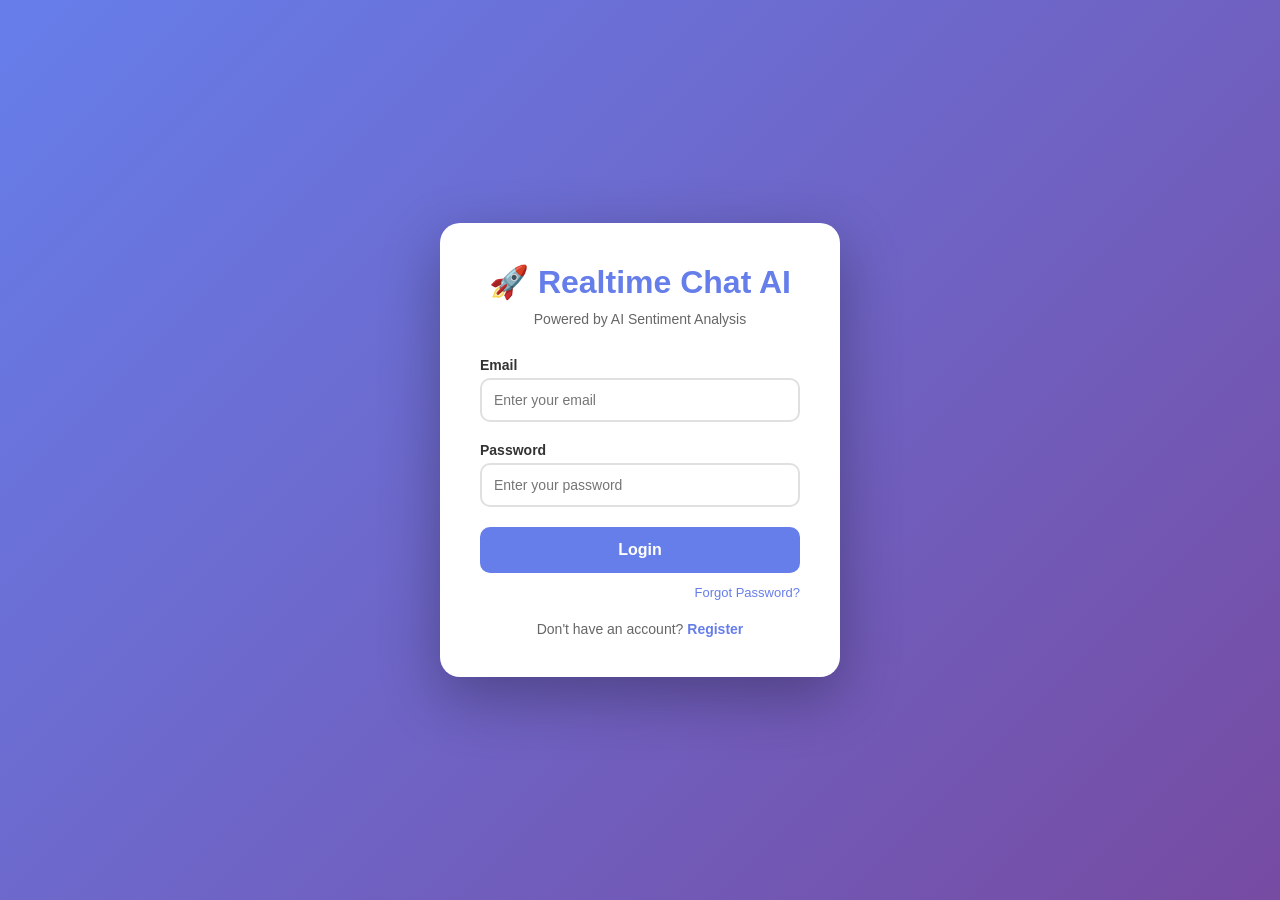
<file: frontend/index.html>
<!-- frontend/index.html -->
<!DOCTYPE html>
<html lang="en">
<head>
    <meta charset="UTF-8">
    <meta name="viewport" content="width=device-width, initial-scale=1.0">
    <title>Realtime Chat AI</title>
    <link rel="stylesheet" href="styles.css">
</head>
<body>
    <!-- Auth Container -->
    <div id="authContainer" class="auth-container">
        <h1>🚀 Realtime Chat AI</h1>
        <p class="tagline">Powered by AI Sentiment Analysis</p>
        <div id="authError" class="error-message" style="display: none;"></div>
        
        <!-- Login Form -->
        <div id="loginForm">
            <div class="form-group">
                <label>Email</label>
                <input type="email" id="loginEmail" placeholder="Enter your email" autocomplete="email">
            </div>
            <div class="form-group">
                <label>Password</label>
                <input type="password" id="loginPassword" placeholder="Enter your password" autocomplete="current-password">
            </div>
            <button class="auth-btn" onclick="app.login()">Login</button>
            
            <div class="forgot-password-link">
                <a href="forgot-password.html">Forgot Password?</a>
            </div>

            <div class="auth-switch">
                Don't have an account? <a href="#" onclick="app.showRegister()">Register</a>
            </div>
        </div>

        <!-- Register Form -->
        <div id="registerForm" style="display: none;">
            <div class="form-group">
                <label>Email</label>
                <input type="email" id="registerEmail" placeholder="Enter your email" autocomplete="email">
            </div>
            <div class="form-group">
                <label>Username</label>
                <input type="text" id="registerUsername" placeholder="Choose a username" autocomplete="username">
            </div>
            <div class="form-group">
                <label>Full Name</label>
                <input type="text" id="registerFullName" placeholder="Enter your full name" autocomplete="name">
            </div>
            <div class="form-group">
                <label>Password</label>
                <input type="password" id="registerPassword" placeholder="Choose a password (min 8 chars)" autocomplete="new-password">
            </div>
            <button class="auth-btn" onclick="app.register()">Register</button>
            <div class="auth-switch">
                Already have an account? <a href="#" onclick="app.showLogin()">Login</a>
            </div>
        </div>
    </div>

    <!-- Chat Container -->
    <div id="chatContainer" class="container" style="display: none;">
        <!-- Sidebar -->
        <div class="sidebar">
            <div class="sidebar-header">
                <h2>My Chats</h2>
                <div class="user-info" id="userInfo"></div>
                <button class="admin-link-btn" onclick="app.openAdminDashboard()">📊 Analytics</button>
                <button class="admin-link-btn" style="background: #dc3545; margin-top: 5px;" onclick="app.logout()">🚪 Logout</button>
            </div>
            <button class="new-chat-btn" onclick="app.showNewChatModal()">+ New Chat</button>
            <div class="chat-list" id="chatList">
                <div class="loading">Loading chats...</div>
            </div>
        </div>

        <!-- Main Chat -->
        <div class="main-chat">
            <div class="chat-header">
                <h3 id="chatTitle">Select a chat to start messaging</h3>
                <div class="chat-status" id="chatStatus"></div>
            </div>
            <div class="messages-container" id="messagesContainer">
                <div class="welcome-message">
                    <h2>👋 Welcome to Realtime Chat AI</h2>
                    <p>Your messages are analyzed with AI sentiment detection</p>
                    <p class="small">Select or create a chat to get started</p>
                </div>
            </div>
            <div class="message-input-container">
                <input 
                    type="text" 
                    class="message-input" 
                    id="messageInput" 
                    placeholder="Type a message..."
                    disabled
                >
                <button class="send-btn" id="sendBtn" onclick="app.sendMessage()" disabled>Send</button>
            </div>
        </div>
    </div>

    <!-- New Chat Modal -->
    <div id="newChatModal" class="modal">
        <div class="modal-content">
            <h3>Start New Chat</h3>
            <div class="form-group">
                <label>Chat Type</label>
                <select id="chatType" onchange="app.toggleGroupFields()">
                    <option value="one-to-one">One-to-One</option>
                    <option value="group">Group Chat</option>
                </select>
            </div>
            <div class="form-group" id="groupNameField" style="display: none;">
                <label>Group Name</label>
                <input type="text" id="groupName" placeholder="Enter group name">
            </div>
            <div class="form-group">
                <label>Participant User ID</label>
                <input type="text" id="participantId" placeholder="Enter participant's user ID">
                <small>Ask the other user for their User ID</small>
            </div>
            <div class="modal-actions">
                <button class="auth-btn" onclick="app.createNewChat()">Create</button>
                <button class="auth-btn cancel-btn" onclick="app.closeNewChatModal()">Cancel</button>
            </div>
        </div>
    </div>

    <!-- Group Management Modal -->
    <div id="groupManagementModal" class="modal">
        <div class="modal-content" style="max-width: 600px;">
            <h3>⚙️ Manage Group</h3>
            
            <!-- Edit Group Name -->
            <div class="management-section">
                <h4>Group Name</h4>
                <div style="display: flex; gap: 10px; margin-bottom: 10px;">
                    <input type="text" id="editGroupName" placeholder="Enter new group name" style="flex: 1; padding: 10px; border: 2px solid #e0e0e0; border-radius: 8px;">
                    <button class="auth-btn" style="width: auto;" onclick="app.updateGroupName()">Update</button>
                </div>
            </div>
            
            <!-- Add Participants -->
            <div class="management-section">
                <h4>Add Participant</h4>
                <div style="display: flex; gap: 10px; margin-bottom: 10px;">
                    <input type="text" id="addParticipantId" placeholder="Enter user ID" style="flex: 1; padding: 10px; border: 2px solid #e0e0e0; border-radius: 8px;">
                    <button class="auth-btn" style="width: auto;" onclick="app.addParticipantToGroup()">Add</button>
                </div>
            </div>
            
            <!-- Participants List -->
            <div class="management-section" style="border-bottom: none;">
                <h4>Participants</h4>
                <div id="participantsList" class="participants-list">
                    <div class="loading">Loading...</div>
                </div>
            </div>
            
            <div class="modal-actions">
                <button class="auth-btn cancel-btn" onclick="app.closeGroupManagementModal()">Close</button>
            </div>
        </div>
    </div>


        <!--  Load config.js  -->

    <script src="config.js"></script>
    <script src="app.js"></script>
</body>
</html>
</file>
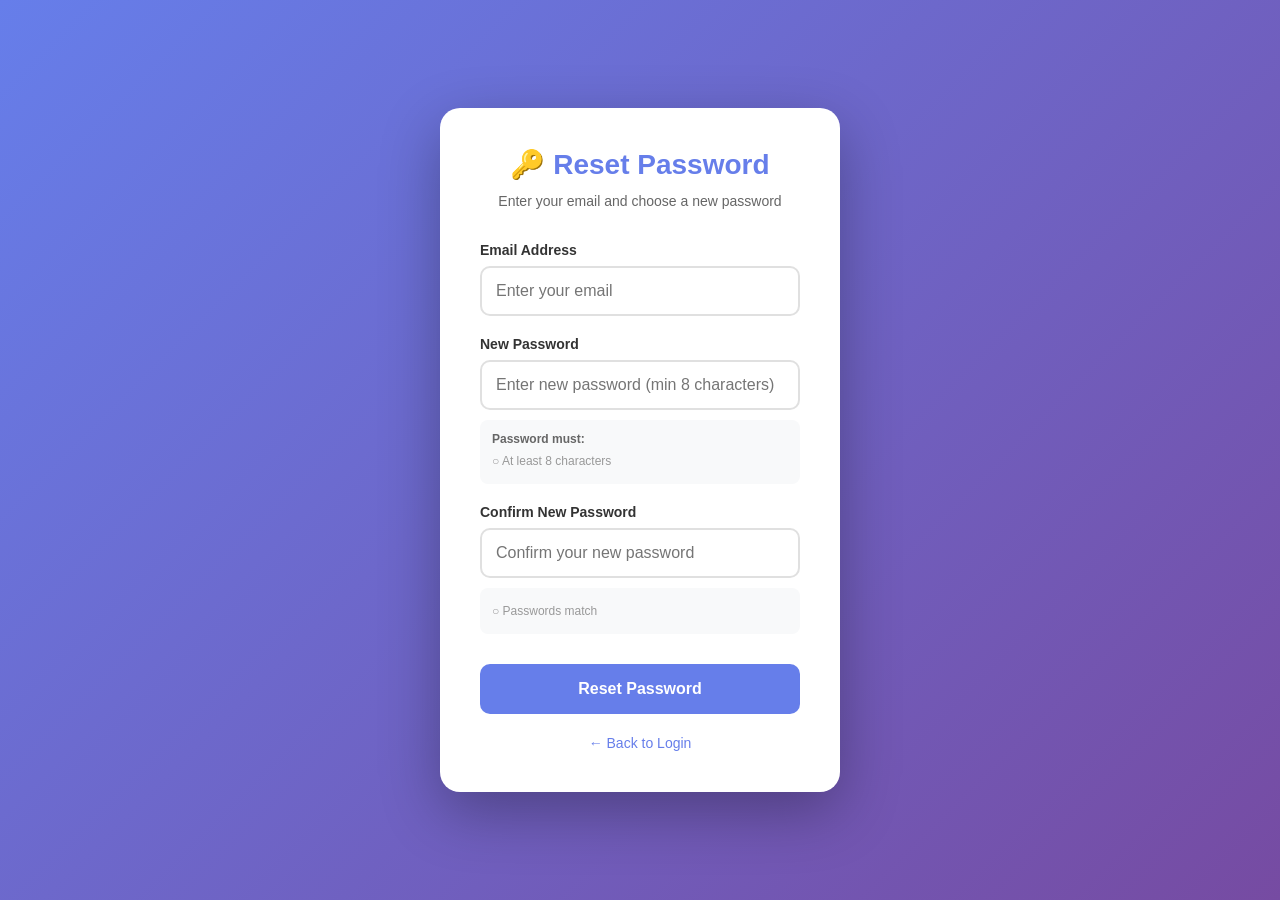
<file: frontend/forgot-password.html>
<!DOCTYPE html>
<html lang="en">
<head>
    <meta charset="UTF-8">
    <meta name="viewport" content="width=device-width, initial-scale=1.0, maximum-scale=1.0, user-scalable=no">
    <title>Reset Password - Realtime Chat AI</title>
    <style>
        * {
            margin: 0;
            padding: 0;
            box-sizing: border-box;
        }

        body {
            font-family: -apple-system, BlinkMacSystemFont, 'Segoe UI', Roboto, Oxygen, Ubuntu, Cantarell, sans-serif;
            background: linear-gradient(135deg, #667eea 0%, #764ba2 100%);
            min-height: 100vh;
            display: flex;
            justify-content: center;
            align-items: center;
            padding: 20px;
        }

        .reset-container {
            background: white;
            padding: 40px;
            border-radius: 20px;
            box-shadow: 0 20px 60px rgba(0,0,0,0.3);
            width: 100%;
            max-width: 400px;
        }

        h1 {
            color: #667eea;
            margin-bottom: 10px;
            text-align: center;
            font-size: 28px;
        }

        .subtitle {
            text-align: center;
            color: #666;
            font-size: 14px;
            margin-bottom: 30px;
            line-height: 1.5;
        }

        .form-group {
            margin-bottom: 20px;
        }

        .form-group label {
            display: block;
            margin-bottom: 8px;
            color: #333;
            font-weight: 600;
            font-size: 14px;
        }

        .form-group input {
            width: 100%;
            padding: 14px;
            border: 2px solid #e0e0e0;
            border-radius: 10px;
            font-size: 16px;
            outline: none;
            transition: border-color 0.2s;
        }

        .form-group input:focus {
            border-color: #667eea;
        }

        .password-requirements {
            background: #f8f9fa;
            padding: 12px;
            border-radius: 8px;
            margin-top: 10px;
            font-size: 12px;
        }

        .password-requirements p {
            color: #666;
            margin-bottom: 8px;
            font-weight: 600;
        }

        .requirement {
            color: #999;
            margin: 4px 0;
        }

        .requirement.valid {
            color: #28a745;
        }

        .requirement::before {
            content: "○ ";
        }

        .requirement.valid::before {
            content: "✓ ";
            font-weight: bold;
        }

        .reset-btn {
            width: 100%;
            padding: 16px;
            background: #667eea;
            color: white;
            border: none;
            border-radius: 10px;
            cursor: pointer;
            font-weight: 600;
            font-size: 16px;
            transition: background 0.2s;
            margin-top: 10px;
        }

        .reset-btn:hover:not(:disabled) {
            background: #5568d3;
        }

        .reset-btn:disabled {
            background: #ccc;
            cursor: not-allowed;
        }

        .back-link {
            text-align: center;
            margin-top: 20px;
        }

        .back-link a {
            color: #667eea;
            text-decoration: none;
            font-size: 14px;
        }

        .back-link a:hover {
            text-decoration: underline;
        }

        .message {
            padding: 12px;
            border-radius: 8px;
            margin-bottom: 20px;
            font-size: 14px;
            display: none;
        }

        .message.success {
            background: #d4edda;
            color: #155724;
            border: 1px solid #c3e6cb;
        }

        .message.error {
            background: #f8d7da;
            color: #721c24;
            border: 1px solid #f5c6cb;
        }

        @media (max-width: 480px) {
            .reset-container {
                padding: 30px 20px;
            }

            h1 {
                font-size: 24px;
            }
        }
    </style>
</head>
<body>
    <div class="reset-container">
        <h1>🔑 Reset Password</h1>
        <p class="subtitle">Enter your email and choose a new password</p>

        <div id="message" class="message"></div>

        <form id="resetForm">
            <div class="form-group">
                <label for="email">Email Address</label>
                <input 
                    type="email" 
                    id="email" 
                    placeholder="Enter your email" 
                    required
                    autocomplete="email"
                >
            </div>

            <div class="form-group">
                <label for="newPassword">New Password</label>
                <input 
                    type="password" 
                    id="newPassword" 
                    placeholder="Enter new password (min 8 characters)" 
                    required
                    autocomplete="new-password"
                    minlength="8"
                >
                <div class="password-requirements">
                    <p>Password must:</p>
                    <div class="requirement" id="req-length">At least 8 characters</div>
                </div>
            </div>

            <div class="form-group">
                <label for="confirmPassword">Confirm New Password</label>
                <input 
                    type="password" 
                    id="confirmPassword" 
                    placeholder="Confirm your new password" 
                    required
                    autocomplete="new-password"
                >
                <div class="password-requirements">
                    <div class="requirement" id="req-match">Passwords match</div>
                </div>
            </div>

            <button type="submit" class="reset-btn" id="resetBtn">
                Reset Password
            </button>
        </form>

        <div class="back-link">
            <a href="index.html">← Back to Login</a>
        </div>
    </div>

    <script src="config.js"></script>
    <script>
        const messageDiv = document.getElementById('message');
        const resetForm = document.getElementById('resetForm');
        const emailInput = document.getElementById('email');
        const newPasswordInput = document.getElementById('newPassword');
        const confirmPasswordInput = document.getElementById('confirmPassword');
        const resetBtn = document.getElementById('resetBtn');

        // Password validation
        function validatePassword() {
            const password = newPasswordInput.value;
            const confirmPassword = confirmPasswordInput.value;

            // Check length
            const lengthReq = document.getElementById('req-length');
            if (password.length >= 8) {
                lengthReq.classList.add('valid');
            } else {
                lengthReq.classList.remove('valid');
            }

            // Check match
            const matchReq = document.getElementById('req-match');
            if (password && confirmPassword && password === confirmPassword) {
                matchReq.classList.add('valid');
            } else {
                matchReq.classList.remove('valid');
            }

            // Enable/disable button
            const isValid = password.length >= 8 && password === confirmPassword;
            resetBtn.disabled = !isValid;
        }

        newPasswordInput.addEventListener('input', validatePassword);
        confirmPasswordInput.addEventListener('input', validatePassword);

        // Handle form submission
        resetForm.addEventListener('submit', async (e) => {
            e.preventDefault();

            const email = emailInput.value.trim();
            const newPassword = newPasswordInput.value;
            const confirmPassword = confirmPasswordInput.value;

            // Validate
            if (newPassword.length < 8) {
                showMessage('Password must be at least 8 characters', 'error');
                return;
            }

            if (newPassword !== confirmPassword) {
                showMessage('Passwords do not match', 'error');
                return;
            }

            // Disable button
            resetBtn.disabled = true;
            resetBtn.textContent = 'Resetting...';

            try {
                const response = await fetch(`${config.API_URL}/auth/reset-password-simple`, {
                    method: 'POST',
                    headers: {
                        'Content-Type': 'application/json'
                    },
                    body: JSON.stringify({
                        email: email,
                        new_password: newPassword
                    })
                });

                const data = await response.json();

                if (response.ok) {
                    showMessage('✅ ' + data.message, 'success');
                    resetForm.reset();
                    
                    // Redirect to login after 2 seconds
                    setTimeout(() => {
                        window.location.href = 'index.html';
                    }, 2000);
                } else {
                    showMessage(data.detail || 'Failed to reset password', 'error');
                    resetBtn.disabled = false;
                    resetBtn.textContent = 'Reset Password';
                }
            } catch (error) {
                console.error('Error:', error);
                showMessage('Network error. Please try again.', 'error');
                resetBtn.disabled = false;
                resetBtn.textContent = 'Reset Password';
            }
        });

        function showMessage(text, type) {
            messageDiv.textContent = text;
            messageDiv.className = `message ${type}`;
            messageDiv.style.display = 'block';

            if (type === 'error') {
                setTimeout(() => {
                    messageDiv.style.display = 'none';
                }, 5000);
            }
        }
    </script>
</body>
</html>
</file>
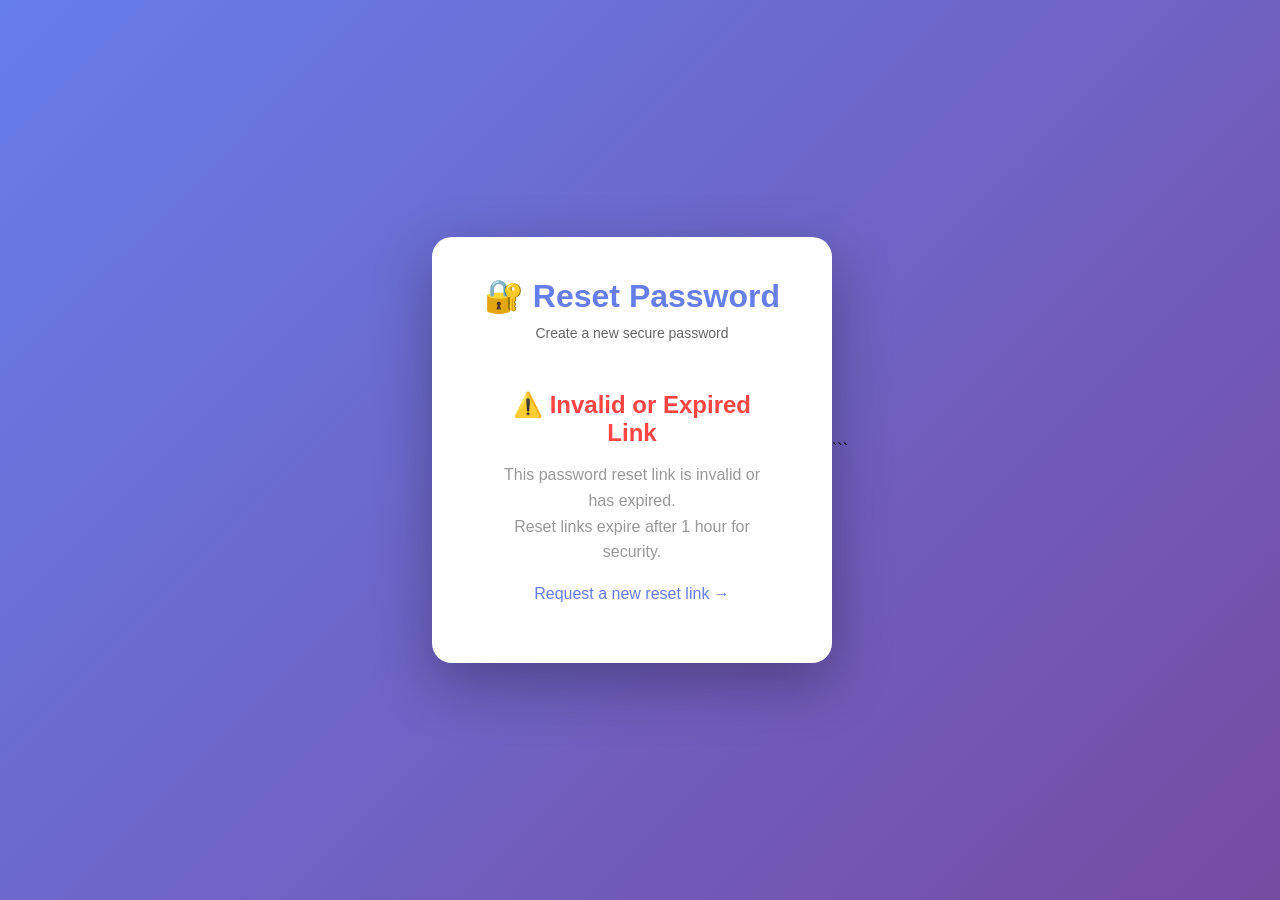
<file: frontend/reset-password.html>
<!DOCTYPE html>
<html lang="en">
<head>
    <meta charset="UTF-8">
    <meta name="viewport" content="width=device-width, initial-scale=1.0">
    <title>Reset Password - Realtime Chat AI</title>
    <link rel="stylesheet" href="styles.css">
</head>
<body>
    <div class="auth-container">
        <h1>🔐 Reset Password</h1>
        <p class="tagline">Create a new secure password</p>
        
        <div id="authError" class="error-message" style="display: none;"></div>
        <div id="authSuccess" class="success-message" style="display: none;"></div>
        
        <div id="invalidToken" class="invalid-token" style="display: none;">
            <h2>⚠️ Invalid or Expired Link</h2>
            <p>This password reset link is invalid or has expired.<br>Reset links expire after 1 hour for security.</p>
            <a href="forgot-password.html">Request a new reset link →</a>
        </div>
        
        <div id="resetForm">
            <div class="form-group">
                <label>New Password</label>
                <input type="password" id="newPassword" placeholder="Enter new password" minlength="8">
            </div>
            
            <div class="form-group">
                <label>Confirm Password</label>
                <input type="password" id="confirmPassword" placeholder="Confirm new password" minlength="8">
            </div>
            
            <div class="password-requirements">
                <p>Password must contain:</p>
                <div id="req-length" class="requirement">At least 8 characters</div>
                <div id="req-match" class="requirement">Passwords match</div>
            </div>
            
            <button class="auth-btn" onclick="resetPassword()">Reset Password</button>
        </div>
    </div>
    <script src="config.js"></script>
    <script>
        const API_URL = config.API_URL;

        // Get token from URL
        const urlParams = new URLSearchParams(window.location.search);
        const token = urlParams.get('token');

        // Check if token exists
        if (!token) {
            document.getElementById('resetForm').style.display = 'none';
            document.getElementById('invalidToken').style.display = 'block';
        }

        // Password validation
        const newPassword = document.getElementById('newPassword');
        const confirmPassword = document.getElementById('confirmPassword');

        function validatePassword() {
            const password = newPassword.value;
            const confirm = confirmPassword.value;

            // Check length
            if (password.length >= 8) {
                document.getElementById('req-length').classList.add('valid');
            } else {
                document.getElementById('req-length').classList.remove('valid');
            }

            // Check match
            if (password && confirm && password === confirm) {
                document.getElementById('req-match').classList.add('valid');
            } else {
                document.getElementById('req-match').classList.remove('valid');
            }
        }

        newPassword.addEventListener('input', validatePassword);
        confirmPassword.addEventListener('input', validatePassword);

        // Reset password function
        async function resetPassword() {
            const password = newPassword.value;
            const confirm = confirmPassword.value;
            const errorDiv = document.getElementById('authError');
            const successDiv = document.getElementById('authSuccess');
            const btn = event.target;

            // Validate
            if (password.length < 8) {
                errorDiv.textContent = 'Password must be at least 8 characters';
                errorDiv.style.display = 'block';
                return;
            }

            if (password !== confirm) {
                errorDiv.textContent = 'Passwords do not match';
                errorDiv.style.display = 'block';
                return;
            }

            btn.disabled = true;
            btn.textContent = 'Resetting...';
            errorDiv.style.display = 'none';
            successDiv.style.display = 'none';

            try {
                const response = await fetch(`${API_URL}/auth/reset-password`, {
                    method: 'POST',
                    headers: {
                        'Content-Type': 'application/json',
                    },
                    body: JSON.stringify({ 
                        token: token,
                        new_password: password 
                    })
                });

                const data = await response.json();

                if (response.ok) {
                    successDiv.innerHTML = `✅ ${data.message}<br><br>Redirecting to login...`;
                    successDiv.style.display = 'block';
                    document.getElementById('resetForm').style.display = 'none';

                    // Redirect after 3 seconds
                    setTimeout(() => {
                        window.location.href = 'index.html';
                    }, 3000);
                } else {
                    if (data.detail.includes('Invalid') || data.detail.includes('expired')) {
                        document.getElementById('resetForm').style.display = 'none';
                        document.getElementById('invalidToken').style.display = 'block';
                    } else {
                        errorDiv.textContent = data.detail || 'Failed to reset password';
                        errorDiv.style.display = 'block';
                    }
                }
            } catch (error) {
                errorDiv.textContent = 'Network error. Please try again.';
                errorDiv.style.display = 'block';
            } finally {
                btn.disabled = false;
                btn.textContent = 'Reset Password';
            }
        }
    </script>
</body>
</html>
```
</file>
<file: frontend/styles.css>
/* frontend/styles.css */
* {
    margin: 0;
    padding: 0;
    box-sizing: border-box;
}

body {
    font-family: -apple-system, BlinkMacSystemFont, 'Segoe UI', Roboto, Oxygen, Ubuntu, Cantarell, sans-serif;
    background: linear-gradient(135deg, #667eea 0%, #764ba2 100%);
    min-height: 100vh;
    display: flex;
    justify-content: center;
    align-items: center;
    padding: 20px;
}

/* Auth Container */
.auth-container {
    background: white;
    padding: 40px;
    border-radius: 20px;
    box-shadow: 0 20px 60px rgba(0,0,0,0.3);
    width: 100%;
    max-width: 400px;
}

.auth-container h1 {
    color: #667eea;
    margin-bottom: 10px;
    text-align: center;
}

.tagline {
    text-align: center;
    color: #666;
    font-size: 14px;
    margin-bottom: 30px;
}

.form-group {
    margin-bottom: 20px;
}

.form-group label {
    display: block;
    margin-bottom: 5px;
    color: #333;
    font-weight: 600;
    font-size: 14px;
}

.form-group input,
.form-group select {
    width: 100%;
    padding: 12px;
    border: 2px solid #e0e0e0;
    border-radius: 10px;
    font-size: 14px;
    outline: none;
    transition: border-color 0.2s;
}

.form-group input:focus,
.form-group select:focus {
    border-color: #667eea;
}

.form-group small {
    display: block;
    margin-top: 5px;
    font-size: 12px;
    color: #999;
}

.auth-btn {
    width: 100%;
    padding: 14px;
    background: #667eea;
    color: white;
    border: none;
    border-radius: 10px;
    cursor: pointer;
    font-weight: 600;
    font-size: 16px;
    transition: background 0.2s;
}

.auth-btn:hover {
    background: #5568d3;
}

.auth-btn:disabled {
    background: #ccc;
    cursor: not-allowed;
}

.cancel-btn {
    background: #6c757d;
}

.cancel-btn:hover {
    background: #5a6268;
}

.auth-switch {
    text-align: center;
    margin-top: 20px;
    color: #666;
    font-size: 14px;
}

.auth-switch a {
    color: #667eea;
    text-decoration: none;
    font-weight: 600;
}

.error-message {
    background: #fee;
    color: #c33;
    padding: 10px;
    border-radius: 10px;
    margin-bottom: 20px;
    text-align: center;
    font-size: 14px;
}

/* Chat Container */
.container {
    background: white;
    border-radius: 20px;
    box-shadow: 0 20px 60px rgba(0,0,0,0.3);
    width: 100%;
    max-width: 1400px;
    height: 90vh;
    display: flex;
    overflow: hidden;
}

/* Sidebar */
.sidebar {
    width: 320px;
    background: #f8f9fa;
    border-right: 1px solid #e0e0e0;
    display: flex;
    flex-direction: column;
}

.sidebar-header {
    padding: 20px;
    border-bottom: 1px solid #e0e0e0;
}

.sidebar-header h2 {
    color: #667eea;
    font-size: 20px;
    margin-bottom: 8px;
}

.user-info {
    font-size: 12px;
    color: #666;
    margin-bottom: 10px;
}

.admin-link-btn {
    width: 100%;
    padding: 8px;
    background: #28a745;
    color: white;
    border: none;
    border-radius: 8px;
    cursor: pointer;
    font-size: 13px;
    font-weight: 600;
    transition: background 0.2s;
}

.admin-link-btn:hover {
    background: #218838;
}

.new-chat-btn {
    margin: 15px;
    padding: 12px;
    background: #667eea;
    color: white;
    border: none;
    border-radius: 10px;
    cursor: pointer;
    font-weight: 600;
    transition: background 0.2s;
}

.new-chat-btn:hover {
    background: #5568d3;
}

.chat-list {
    flex: 1;
    overflow-y: auto;
    padding: 10px;
}

.loading {
    text-align: center;
    padding: 20px;
    color: #999;
    font-size: 14px;
}

.chat-item {
    padding: 15px;
    margin-bottom: 8px;
    border-radius: 10px;
    cursor: pointer;
    transition: all 0.2s;
    background: white;
    border: 2px solid transparent;
}

.chat-item:hover {
    border-color: #667eea;
    transform: translateX(3px);
}

.chat-item.active {
    background: #667eea;
    color: white;
}

.chat-name {
    font-weight: 600;
    margin-bottom: 5px;
    font-size: 15px;
}

.chat-preview {
    font-size: 12px;
    color: #999;
    overflow: hidden;
    text-overflow: ellipsis;
    white-space: nowrap;
}

.chat-item.active .chat-preview {
    color: rgba(255,255,255,0.8);
}

/* Main Chat */
.main-chat {
    flex: 1;
    display: flex;
    flex-direction: column;
}

.chat-header {
    padding: 20px;
    border-bottom: 1px solid #e0e0e0;
    background: white;
}

.chat-header h3 {
    color: #333;
    font-size: 18px;
}

.chat-status {
    font-size: 12px;
    color: #28a745;
    margin-top: 5px;
    font-weight: 600;
}

.messages-container {
    flex: 1;
    overflow-y: auto;
    padding: 20px;
    background: #f8f9fa;
}

.welcome-message {
    text-align: center;
    padding: 60px 20px;
    color: #666;
}

.welcome-message h2 {
    color: #667eea;
    margin-bottom: 15px;
}

.welcome-message p {
    margin-bottom: 10px;
}

.welcome-message .small {
    font-size: 14px;
    color: #999;
}

.message {
    margin-bottom: 15px;
    display: flex;
    animation: slideIn 0.3s;
}

@keyframes slideIn {
    from {
        opacity: 0;
        transform: translateY(10px);
    }
    to {
        opacity: 1;
        transform: translateY(0);
    }
}

.message.own {
    justify-content: flex-end;
}

.message-content {
    max-width: 70%;
    padding: 12px 16px;
    border-radius: 18px;
    background: white;
    box-shadow: 0 2px 5px rgba(0,0,0,0.1);
    position: relative;
}

.message.own .message-content {
    background: #667eea;
    color: white;
}

.message-sender {
    font-size: 11px;
    font-weight: 600;
    color: #667eea;
    margin-bottom: 5px;
}

.message.own .message-sender {
    color: rgba(255,255,255,0.8);
}

.message-text {
    word-wrap: break-word;
    line-height: 1.4;
}

.message-footer {
    display: flex;
    justify-content: space-between;
    align-items: center;
    margin-top: 5px;
    font-size: 10px;
}

.message-time {
    color: #999;
}

.message.own .message-time {
    color: rgba(255,255,255,0.7);
}

.sentiment-badge {
    display: inline-block;
    padding: 2px 8px;
    border-radius: 12px;
    font-size: 10px;
    font-weight: 600;
    text-transform: uppercase;
}

.sentiment-positive {
    background: #d4edda;
    color: #155724;
}

.sentiment-negative {
    background: #f8d7da;
    color: #721c24;
}

.sentiment-neutral {
    background: #d1ecf1;
    color: #0c5460;
}

.message.own .sentiment-badge {
    background: rgba(255,255,255,0.2);
    color: white;
}

.system-message {
    text-align: center;
    color: #999;
    font-size: 12px;
    padding: 10px;
    font-style: italic;
}

.message-input-container {
    padding: 20px;
    background: white;
    border-top: 1px solid #e0e0e0;
    display: flex;
    gap: 10px;
}

.message-input {
    flex: 1;
    padding: 12px 16px;
    border: 2px solid #e0e0e0;
    border-radius: 25px;
    font-size: 14px;
    outline: none;
    transition: border-color 0.2s;
}

.message-input:focus {
    border-color: #667eea;
}

.message-input:disabled {
    background: #f8f9fa;
    cursor: not-allowed;
}

.send-btn {
    padding: 12px 30px;
    background: #667eea;
    color: white;
    border: none;
    border-radius: 25px;
    cursor: pointer;
    font-weight: 600;
    transition: background 0.2s;
}

.send-btn:hover:not(:disabled) {
    background: #5568d3;
}

.send-btn:disabled {
    background: #ccc;
    cursor: not-allowed;
}

/* Modal */
.modal {
    display: none;
    position: fixed;
    top: 0;
    left: 0;
    width: 100%;
    height: 100%;
    background: rgba(0,0,0,0.5);
    justify-content: center;
    align-items: center;
    z-index: 1000;
}

.modal.active {
    display: flex;
}

.modal-content {
    background: white;
    padding: 30px;
    border-radius: 20px;
    width: 90%;
    max-width: 450px;
}

.modal-content h3 {
    color: #667eea;
    margin-bottom: 20px;
}

.modal-actions {
    display: flex;
    gap: 10px;
    margin-top: 20px;
}

.modal-actions button {
    flex: 1;
}

/* Scrollbar */
::-webkit-scrollbar {
    width: 8px;
}

::-webkit-scrollbar-track {
    background: #f1f1f1;
}

::-webkit-scrollbar-thumb {
    background: #667eea;
    border-radius: 4px;
}

::-webkit-scrollbar-thumb:hover {
    background: #5568d3;
}

/* Group Management Styles */
.manage-group-btn {
    margin-top: 10px;
    padding: 8px 16px;
    background: #667eea;
    color: white;
    border: none;
    border-radius: 8px;
    cursor: pointer;
    font-size: 13px;
    font-weight: 600;
    transition: background 0.2s;
}

.manage-group-btn:hover {
    background: #5568d3;
}

.management-section {
    margin-bottom: 25px;
    padding-bottom: 20px;
    border-bottom: 1px solid #e0e0e0;
}

.management-section h4 {
    color: #667eea;
    margin-bottom: 15px;
    font-size: 16px;
    font-weight: 600;
}

.participants-list {
    max-height: 300px;
    overflow-y: auto;
    padding: 5px;
}

.participant-item {
    display: flex;
    justify-content: space-between;
    align-items: center;
    padding: 12px;
    background: #f8f9fa;
    border-radius: 8px;
    margin-bottom: 8px;
    transition: background 0.2s;
}

.participant-item:hover {
    background: #e9ecef;
}

.participant-info {
    display: flex;
    align-items: center;
    gap: 10px;
}

.creator-badge {
    background: #28a745;
    color: white;
    padding: 2px 8px;
    border-radius: 12px;
    font-size: 11px;
    font-weight: 600;
}

.remove-participant-btn {
    padding: 6px 12px;
    background: #dc3545;
    color: white;
    border: none;
    border-radius: 6px;
    cursor: pointer;
    font-size: 12px;
    font-weight: 600;
    transition: background 0.2s;
}

.remove-participant-btn:hover {
    background: #c82333;
}


/* Forgot Password Link */
.forgot-password-link {
    text-align: right;
    margin-top: 10px;
    margin-bottom: 10px;
}

.forgot-password-link a {
    color: #667eea;
    text-decoration: none;
    font-size: 13px;
    transition: color 0.3s;
}

.forgot-password-link a:hover {
    color: #5568d3;
    text-decoration: underline;
}

/* Info Box for Forgot Password Page */
.info-box {
    background: #2a2a2a;
    border-left: 4px solid #667eea;
    padding: 15px;
    border-radius: 8px;
    margin-bottom: 20px;
}

.info-box p {
    color: #ccc;
    font-size: 13px;
    margin: 0;
}

/* Password Requirements */
.password-requirements {
    background: #2a2a2a;
    padding: 12px;
    border-radius: 8px;
    margin-top: 10px;
    font-size: 12px;
}

.password-requirements p {
    color: #999;
    margin-bottom: 8px;
    font-weight: 600;
}

.requirement {
    color: #666;
    margin: 4px 0;
}

.requirement.valid {
    color: #00C851;
}

.requirement::before {
    content: "○ ";
}

.requirement.valid::before {
    content: "✓ ";
    font-weight: bold;
}

/* Invalid Token Message */
.invalid-token {
    text-align: center;
    padding: 20px;
}

.invalid-token h2 {
    color: #ff4444;
    margin-bottom: 15px;
}

.invalid-token p {
    color: #999;
    margin-bottom: 20px;
    line-height: 1.6;
}

.invalid-token a {
    color: #667eea;
    text-decoration: none;
    font-size: 16px;
}

.invalid-token a:hover {
    text-decoration: underline;
}



/* Responsive */
/* ============================================
   MOBILE RESPONSIVE
   ============================================ */

/* Add hamburger menu button (hidden on desktop) */
.menu-toggle {
    display: none;
    position: fixed;
    bottom: 20px;
    left: 20px;
    z-index: 1000;
    padding: 12px 16px;
    background: #667eea;
    color: white;
    border: none;
    border-radius: 50%;
    cursor: pointer;
    font-size: 24px;
    box-shadow: 0 4px 12px rgba(0, 0, 0, 0.3);
    width: 56px;
    height: 56px;
    line-height: 1;
}

@media (max-width: 768px) {
    body {
        padding: 0;
        display: block;
    }
    
    /* Show hamburger menu */
    .menu-toggle {
        display: block;
    }
    
    /* Auth Container - Mobile Friendly */
    .auth-container {
        border-radius: 0;
        min-height: 100vh;
        display: flex;
        flex-direction: column;
        justify-content: center;
        padding: 30px 20px;
    }
    
    .auth-container h1 {
        font-size: 1.8rem;
    }
    
    /* Chat Container - Full Screen */
    .container {
        border-radius: 0;
        height: 100vh;
        max-width: 100%;
        width: 100%;
    }
    
    /* Sidebar - Slide-in Drawer */
    .sidebar {
        position: fixed;
        top: 0;
        left: 0;
        width: 85%;
        max-width: 320px;
        height: 100vh;
        z-index: 999;
        transform: translateX(-100%);
        transition: transform 0.3s ease-in-out;
        box-shadow: 2px 0 10px rgba(0, 0, 0, 0.3);
    }
    
    .sidebar.show {
        transform: translateX(0);
    }
    
    /* Overlay when sidebar is open */
    .sidebar.show::before {
        content: '';
        position: fixed;
        top: 0;
        left: 85%;
        width: 100vw;
        height: 100vh;
        background: rgba(0, 0, 0, 0.5);
        z-index: -1;
    }
    
    /* Main Chat - Full Width */
    .main-chat {
        width: 100%;
    }
    
    /* Header */
    .chat-header {
        padding: 15px;
        position: sticky;
        top: 0;
        z-index: 50;
    }
    
    .chat-header h3 {
        font-size: 16px;
    }
    
    /* Messages Container */
    .messages-container {
        padding: 15px 10px;
        padding-bottom: 80px; /* Space for floating menu button */
    }
    
    .message-content {
        max-width: 80%;
        padding: 10px 14px;
        font-size: 14px;
    }
    
    .message-sender {
        font-size: 11px;
    }
    
    .message-text {
        font-size: 14px;
    }
    
    /* Welcome Message */
    .welcome-message {
        padding: 40px 15px;
    }
    
    .welcome-message h2 {
        font-size: 1.5rem;
    }
    
    /* Message Input - Larger Touch Targets */
    .message-input-container {
        padding: 12px;
        gap: 8px;
    }
    
    .message-input {
        padding: 14px 16px;
        font-size: 16px; /* Prevents iOS zoom */
        border-radius: 20px;
    }
    
    .send-btn {
        padding: 14px 20px;
        font-size: 14px;
    }
    
    /* Sidebar Components */
    .sidebar-header {
        padding: 15px;
    }
    
    .sidebar-header h2 {
        font-size: 18px;
    }
    
    .new-chat-btn {
        margin: 12px;
        padding: 14px;
        font-size: 15px;
    }
    
    .chat-item {
        padding: 12px;
        margin-bottom: 6px;
    }
    
    .chat-name {
        font-size: 14px;
    }
    
    /* Modals - Full Screen on Mobile */
    .modal {
        padding: 0;
        align-items: stretch;
    }
    
    .modal-content {
        border-radius: 0;
        width: 100%;
        max-width: 100%;
        height: 100vh;
        max-height: 100vh;
        overflow-y: auto;
        padding: 20px;
    }
    
    .modal-actions {
        flex-direction: column;
    }
    
    .modal-actions button {
        width: 100%;
    }
    
    /* Form Inputs - Prevent Zoom */
    input, 
    select, 
    textarea {
        font-size: 16px !important;
    }
    
    /* Buttons - Larger Touch Targets */
    .auth-btn,
    .admin-link-btn {
        padding: 16px;
        font-size: 16px;
    }
    
    /* Group Management */
    .participants-list {
        max-height: 250px;
    }
    
    .participant-item {
        padding: 10px;
        flex-direction: column;
        align-items: flex-start;
        gap: 8px;
    }
    
    .participant-info {
        width: 100%;
    }
    
    .remove-participant-btn {
        width: 100%;
    }
}

/* Extra Small Phones */
@media (max-width: 480px) {
    .auth-container h1 {
        font-size: 1.5rem;
    }
    
    .sidebar {
        width: 90%;
    }
    
    .message-content {
        max-width: 85%;
        font-size: 13px;
    }
    
    .chat-header h3 {
        font-size: 14px;
    }
    
    .welcome-message h2 {
        font-size: 1.3rem;
    }
}

/* Landscape Mode on Phones */
@media (max-height: 500px) and (orientation: landscape) {
    .auth-container {
        padding: 20px;
    }
    
    .messages-container {
        padding: 10px;
    }
    
    .message-input-container {
        padding: 8px;
    }
    
    .sidebar-header {
        padding: 10px;
    }
}
</file>
